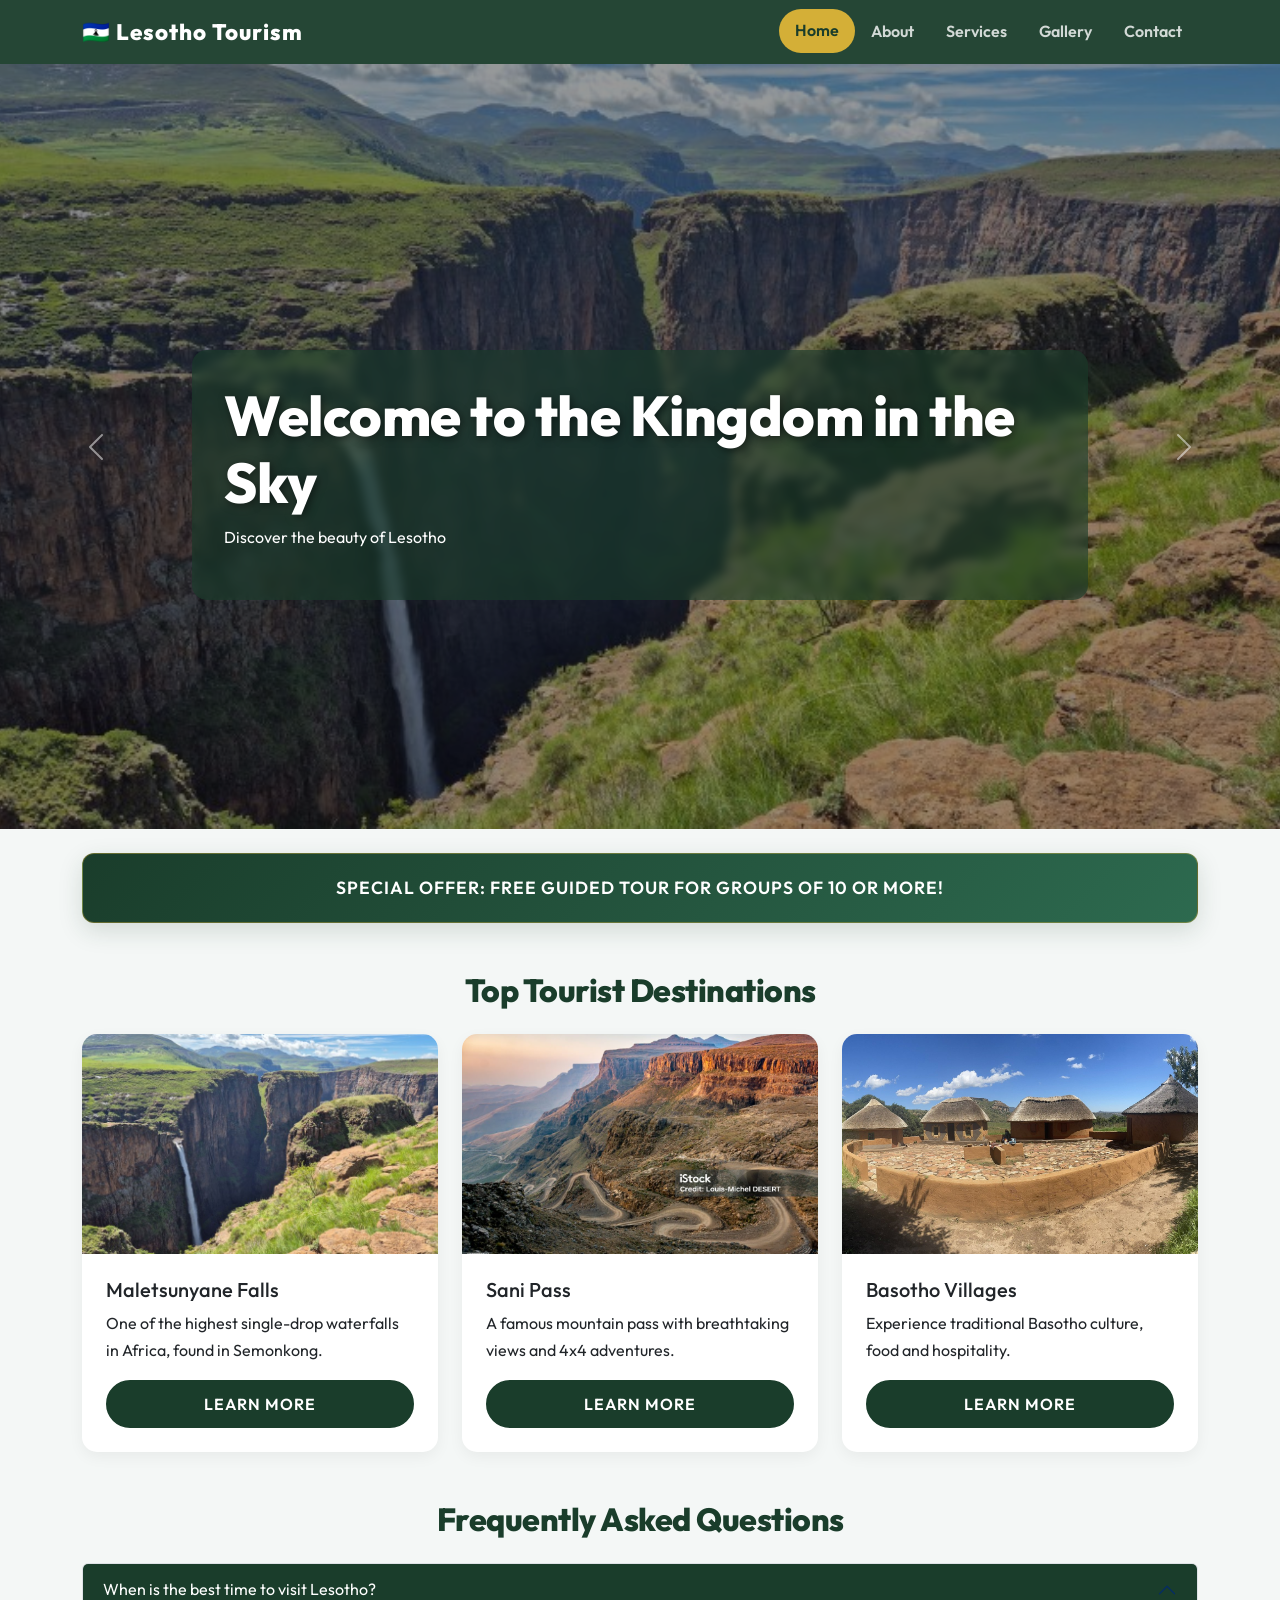
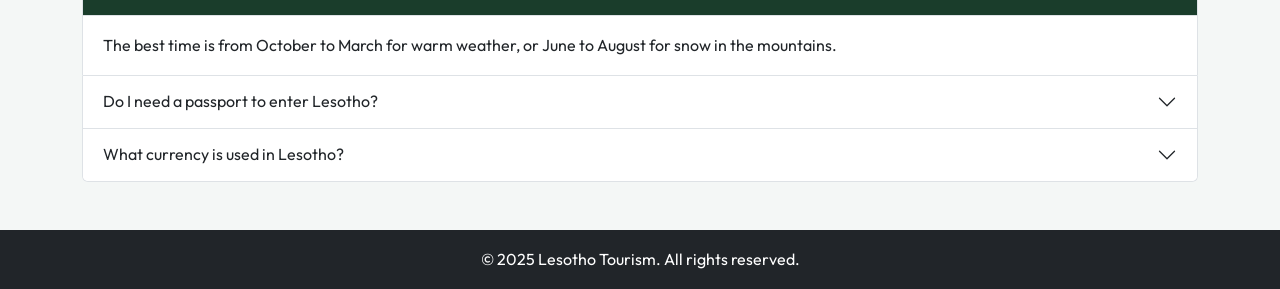
<file: index.html>
<!DOCTYPE html>
<html lang="en">
<head>
  <meta charset="UTF-8">
  <meta name="viewport" content="width=device-width, initial-scale=1.0">
  <title>Lesotho Tourism - Home</title>
  <link href="https://cdn.jsdelivr.net/npm/bootstrap@5.3.2/dist/css/bootstrap.min.css" rel="stylesheet">
  <link rel="stylesheet" href="css/style.css">
</head>
<body>

<!-- NAVBAR (Bootstrap Component 1) -->
<nav class="navbar navbar-expand-lg navbar-dark bg-dark">
  <div class="container">
    <a class="navbar-brand" href="index.html">🇱🇸 Lesotho Tourism</a>
    <button class="navbar-toggler" type="button" data-bs-toggle="collapse" data-bs-target="#navMenu">
      <span class="navbar-toggler-icon"></span>
    </button>
    <div class="collapse navbar-collapse" id="navMenu">
      <ul class="navbar-nav ms-auto">
        <li class="nav-item"><a class="nav-link active" href="index.html">Home</a></li>
        <li class="nav-item"><a class="nav-link" href="about.html">About</a></li>
        <li class="nav-item"><a class="nav-link" href="services.html">Services</a></li>
        <li class="nav-item"><a class="nav-link" href="gallery.html">Gallery</a></li>
        <li class="nav-item"><a class="nav-link" href="contact.html">Contact</a></li>
      </ul>
    </div>
  </div>
</nav>

<!-- CAROUSEL (Bootstrap Component 2) -->
<div id="heroCarousel" class="carousel slide" data-bs-ride="carousel">
  <div class="carousel-inner">
    <div class="carousel-item active">
      <img src="images/maletsunyane.jpg" class="d-block w-100 hero-img" alt="Maletsunyane Falls in Lesotho">
      <div class="carousel-caption">
        <h1>Welcome to the Kingdom in the Sky</h1>
        <p>Discover the beauty of Lesotho</p>
      </div>
    </div>
    <div class="carousel-item">
      <img src="images/sani.jpg" class="d-block w-100 hero-img" alt="Sani Pass mountains in Lesotho">
      <div class="carousel-caption">
        <h1>Adventure Awaits</h1>
        <p>Hike, ski and explore</p>
      </div>
    </div>
    <div class="carousel-item">
      <img src="images/village.jpg" class="d-block w-100 hero-img" alt="Traditional Basotho village">
      <div class="carousel-caption">
        <h1>Experience Basotho Culture</h1>
        <p>Meet the friendly people of Lesotho</p>
      </div>
    </div>
  </div>
  <button class="carousel-control-prev" type="button" data-bs-target="#heroCarousel" data-bs-slide="prev">
    <span class="carousel-control-prev-icon"></span>
  </button>
  <button class="carousel-control-next" type="button" data-bs-target="#heroCarousel" data-bs-slide="next">
    <span class="carousel-control-next-icon"></span>
  </button>
</div>

<!-- ALERT (Updated to Custom Alert) -->
<div class="container mt-4">
  <div class="custom-alert" role="alert">
     Special offer: Free guided tour for groups of 10 or more!
  </div>
</div>

<!-- CARDS (Bootstrap Component 4) -->
<section class="container my-5">
  <h2 class="section-title text-center mb-4">Top Tourist Destinations</h2>
  <div class="row g-4">
    <div class="col-md-4">
      <div class="card h-100 custom-card">
        <img src="images/maletsunyane.jpg" class="card-img-top" alt="Maletsunyane Falls">
        <div class="card-body">
          <h5 class="card-title">Maletsunyane Falls</h5>
          <p class="card-text">One of the highest single-drop waterfalls in Africa, found in Semonkong.</p>
          <a href="services.html" class="btn btn-primary">Learn More</a>
        </div>
      </div>
    </div>
    <div class="col-md-4">
      <div class="card h-100 custom-card">
        <img src="images/sani.jpg" class="card-img-top" alt="Sani Pass">
        <div class="card-body">
          <h5 class="card-title">Sani Pass</h5>
          <p class="card-text">A famous mountain pass with breathtaking views and 4x4 adventures.</p>
          <a href="services.html" class="btn btn-primary">Learn More</a>
        </div>
      </div>
    </div>
    <div class="col-md-4">
      <div class="card h-100 custom-card">
        <img src="images/village.jpg" class="card-img-top" alt="Basotho village">
        <div class="card-body">
          <h5 class="card-title">Basotho Villages</h5>
          <p class="card-text">Experience traditional Basotho culture, food and hospitality.</p>
          <a href="services.html" class="btn btn-primary">Learn More</a>
        </div>
      </div>
    </div>
  </div>
</section>

<!-- ACCORDION (Bootstrap Component 5) -->
<section class="container my-5">
  <h2 class="section-title text-center mb-4">Frequently Asked Questions</h2>
  <div class="accordion" id="faqAccordion">
    <div class="accordion-item">
      <h3 class="accordion-header">
        <button class="accordion-button" data-bs-toggle="collapse" data-bs-target="#faq1">
          When is the best time to visit Lesotho?
        </button>
      </h3>
      <div id="faq1" class="accordion-collapse collapse show" data-bs-parent="#faqAccordion">
        <div class="accordion-body">The best time is from October to March for warm weather, or June to August for snow in the mountains.</div>
      </div>
    </div>
    <div class="accordion-item">
      <h3 class="accordion-header">
        <button class="accordion-button collapsed" data-bs-toggle="collapse" data-bs-target="#faq2">
          Do I need a passport to enter Lesotho?
        </button>
      </h3>
      <div id="faq2" class="accordion-collapse collapse" data-bs-parent="#faqAccordion">
        <div class="accordion-body">Yes, all visitors need a valid passport. Some countries may need a visa.</div>
      </div>
    </div>
    <div class="accordion-item">
      <h3 class="accordion-header">
        <button class="accordion-button collapsed" data-bs-toggle="collapse" data-bs-target="#faq3">
          What currency is used in Lesotho?
        </button>
      </h3>
      <div id="faq3" class="accordion-collapse collapse" data-bs-parent="#faqAccordion">
        <div class="accordion-body">The Loti (LSL) is used, and South African Rand (ZAR) is also accepted everywhere.</div>
      </div>
    </div>
  </div>
</section>

<!-- FOOTER -->
<footer class="bg-dark text-white text-center py-3 mt-5">
  <p class="mb-0">&copy; 2025 Lesotho Tourism. All rights reserved.</p>
</footer>

<script src="https://cdn.jsdelivr.net/npm/bootstrap@5.3.2/dist/js/bootstrap.bundle.min.js"></script>
<script src="js/script.js"></script>
</body>
</html>
</file>
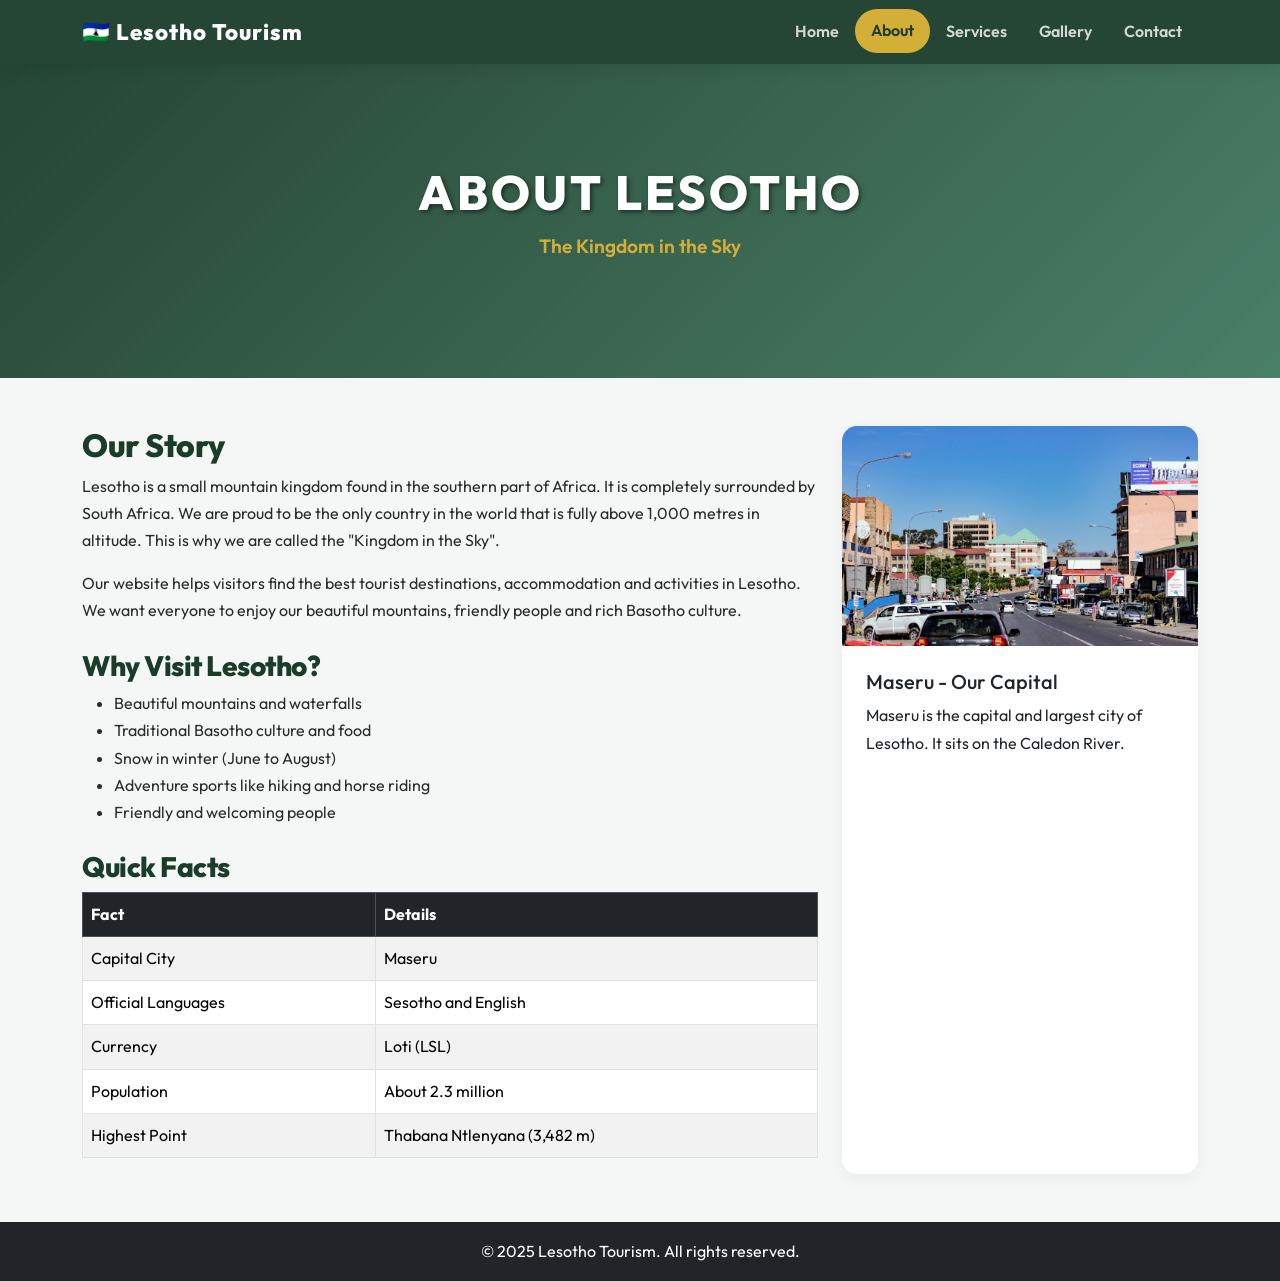
<file: about.html>
<!DOCTYPE html>
<html lang="en">
<head>
  <meta charset="UTF-8">
  <meta name="viewport" content="width=device-width, initial-scale=1.0">
  <title>Lesotho Tourism - About</title>
  <link href="https://cdn.jsdelivr.net/npm/bootstrap@5.3.2/dist/css/bootstrap.min.css" rel="stylesheet">
  <link rel="stylesheet" href="css/style.css">
</head>
<body>

<nav class="navbar navbar-expand-lg navbar-dark bg-dark">
  <div class="container">
    <a class="navbar-brand" href="index.html">🇱🇸 Lesotho Tourism</a>
    <button class="navbar-toggler" type="button" data-bs-toggle="collapse" data-bs-target="#navMenu">
      <span class="navbar-toggler-icon"></span>
    </button>
    <div class="collapse navbar-collapse" id="navMenu">
      <ul class="navbar-nav ms-auto">
        <li class="nav-item"><a class="nav-link" href="index.html">Home</a></li>
        <li class="nav-item"><a class="nav-link active" href="about.html">About</a></li>
        <li class="nav-item"><a class="nav-link" href="services.html">Services</a></li>
        <li class="nav-item"><a class="nav-link" href="gallery.html">Gallery</a></li>
        <li class="nav-item"><a class="nav-link" href="contact.html">Contact</a></li>
      </ul>
    </div>
  </div>
</nav>

<!-- PAGE HEADER -->
<header class="page-header text-center text-white">
  <div class="container">
    <h1>About Lesotho</h1>
    <p>The Kingdom in the Sky</p>
  </div>
</header>

<!-- MAIN CONTENT -->
<main class="container my-5">
  <div class="row">
    <div class="col-lg-8">
      <h2 class="section-title">Our Story</h2>
      <p>
        Lesotho is a small mountain kingdom found in the southern part of Africa. It is
        completely surrounded by South Africa. We are proud to be the only country in the
        world that is fully above 1,000 metres in altitude. This is why we are called the
        "Kingdom in the Sky".
      </p>
      <p>
        Our website helps visitors find the best tourist destinations, accommodation and
        activities in Lesotho. We want everyone to enjoy our beautiful mountains, friendly
        people and rich Basotho culture.
      </p>

      <h3 class="mt-4">Why Visit Lesotho?</h3>
      <ul>
        <li>Beautiful mountains and waterfalls</li>
        <li>Traditional Basotho culture and food</li>
        <li>Snow in winter (June to August)</li>
        <li>Adventure sports like hiking and horse riding</li>
        <li>Friendly and welcoming people</li>
      </ul>

      <!-- TABLE -->
      <h3 class="mt-4">Quick Facts</h3>
      <table class="table table-bordered table-striped">
        <thead class="table-dark">
          <tr>
            <th>Fact</th>
            <th>Details</th>
          </tr>
        </thead>
        <tbody>
          <tr><td>Capital City</td><td>Maseru</td></tr>
          <tr><td>Official Languages</td><td>Sesotho and English</td></tr>
          <tr><td>Currency</td><td>Loti (LSL)</td></tr>
          <tr><td>Population</td><td>About 2.3 million</td></tr>
          <tr><td>Highest Point</td><td>Thabana Ntlenyana (3,482 m)</td></tr>
        </tbody>
      </table>
    </div>

    <aside class="col-lg-4">
      <div class="card custom-card">
        <img src="images/maseru.jpg" class="card-img-top" alt="Maseru city in Lesotho">
        <div class="card-body">
          <h5 class="card-title">Maseru - Our Capital</h5>
          <p class="card-text">Maseru is the capital and largest city of Lesotho. It sits on the Caledon River.</p>
        </div>
      </div>
    </aside>
  </div>
</main>

<footer class="bg-dark text-white text-center py-3 mt-5">
  <p class="mb-0">&copy; 2025 Lesotho Tourism. All rights reserved.</p>
</footer>

<script src="https://cdn.jsdelivr.net/npm/bootstrap@5.3.2/dist/js/bootstrap.bundle.min.js"></script>
<script src="js/script.js"></script>
</body>
</html>
</file>
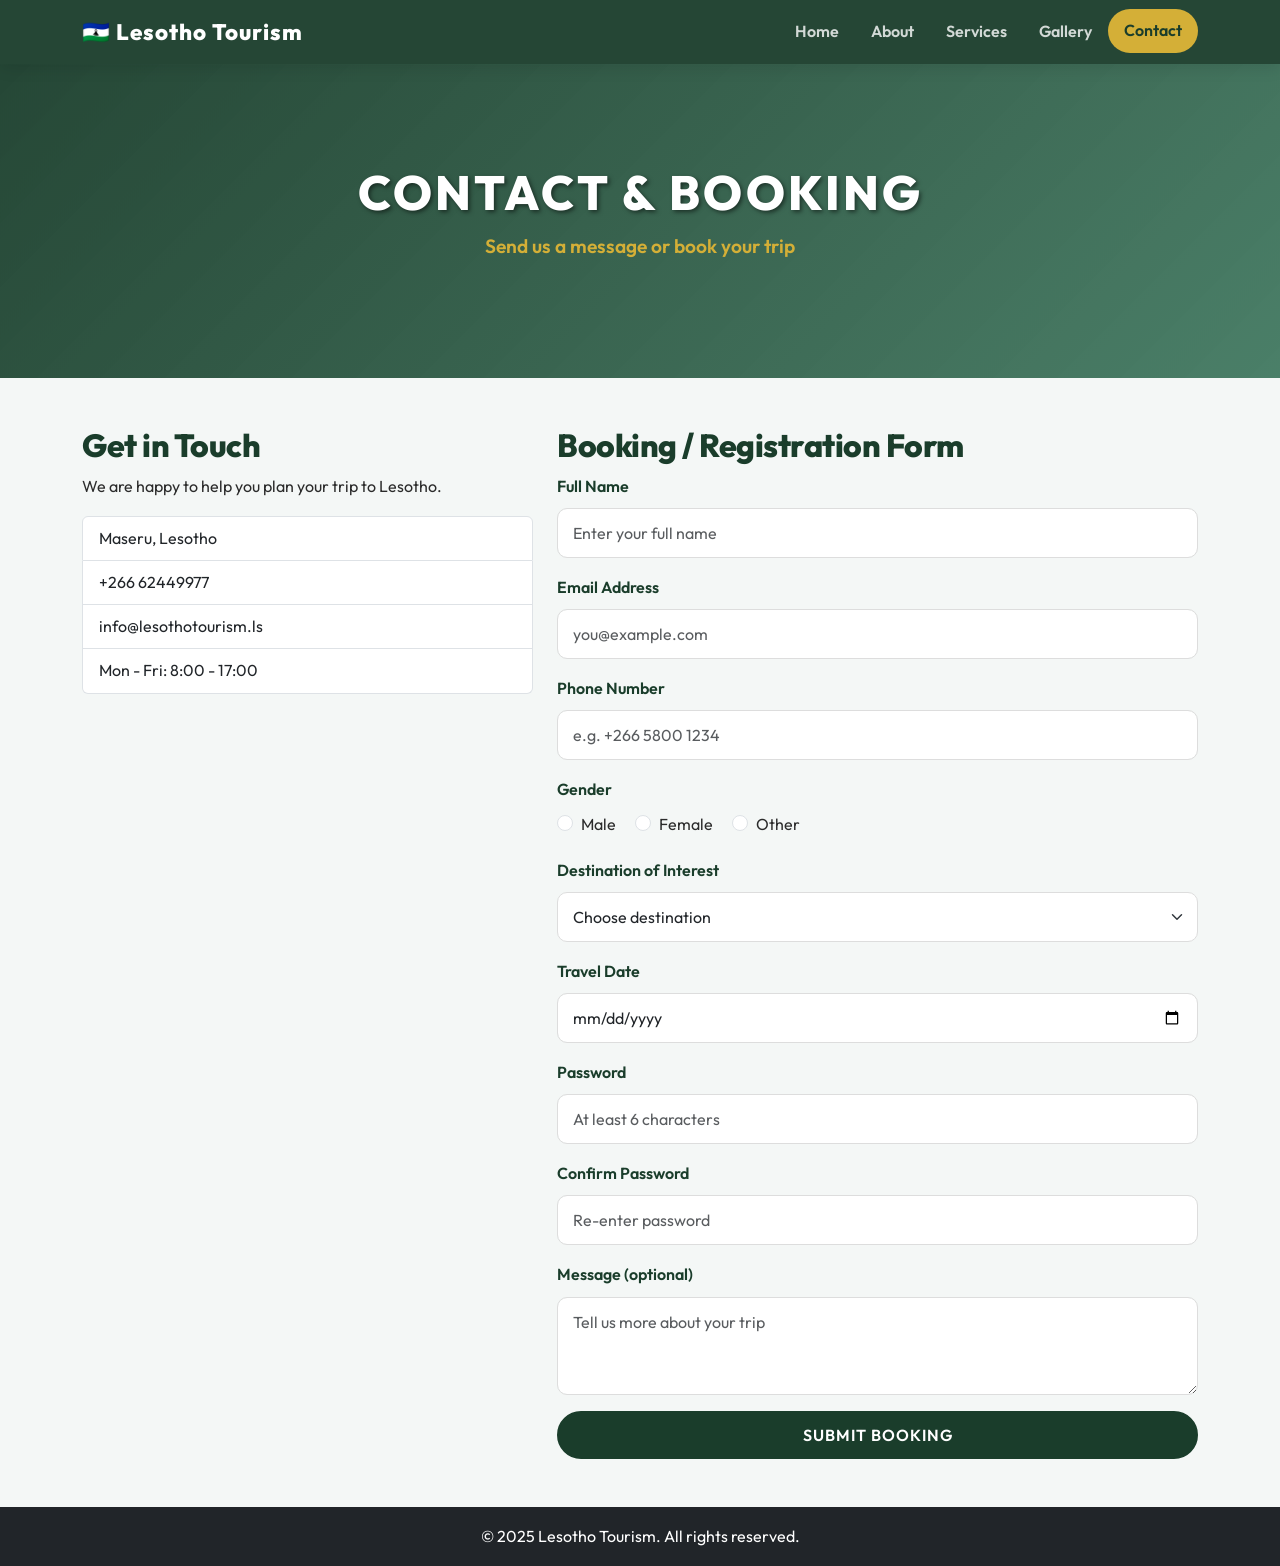
<file: contact.html>
<!DOCTYPE html>
<html lang="en">
<head>
  <meta charset="UTF-8">
  <meta name="viewport" content="width=device-width, initial-scale=1.0">
  <title>Lesotho Tourism - Contact</title>
  <link href="https://cdn.jsdelivr.net/npm/bootstrap@5.3.2/dist/css/bootstrap.min.css" rel="stylesheet">
  <link rel="stylesheet" href="css/style.css">
</head>
<body>

<nav class="navbar navbar-expand-lg navbar-dark bg-dark">
  <div class="container">
    <a class="navbar-brand" href="index.html">🇱🇸 Lesotho Tourism</a>
    <button class="navbar-toggler" type="button" data-bs-toggle="collapse" data-bs-target="#navMenu">
      <span class="navbar-toggler-icon"></span>
    </button>
    <div class="collapse navbar-collapse" id="navMenu">
      <ul class="navbar-nav ms-auto">
        <li class="nav-item"><a class="nav-link" href="index.html">Home</a></li>
        <li class="nav-item"><a class="nav-link" href="about.html">About</a></li>
        <li class="nav-item"><a class="nav-link" href="services.html">Services</a></li>
        <li class="nav-item"><a class="nav-link" href="gallery.html">Gallery</a></li>
        <li class="nav-item"><a class="nav-link active" href="contact.html">Contact</a></li>
      </ul>
    </div>
  </div>
</nav>

<header class="page-header text-center text-white">
  <div class="container">
    <h1>Contact & Booking</h1>
    <p>Send us a message or book your trip</p>
  </div>
</header>

<main class="container my-5">
  <div class="row">
    <!-- CONTACT INFO -->
    <div class="col-lg-5 mb-4">
      <h2 class="section-title">Get in Touch</h2>
      <p>We are happy to help you plan your trip to Lesotho.</p>
      <ul class="list-group">
        <li class="list-group-item"> Maseru, Lesotho</li>
        <li class="list-group-item"> +266 62449977</li>
        <li class="list-group-item"> info@lesothotourism.ls</li>
        <li class="list-group-item"> Mon - Fri: 8:00 - 17:00</li>
      </ul>
    </div>

    <!-- FORM -->
    <div class="col-lg-7">
      <h2 class="section-title">Booking / Registration Form</h2>

      <!-- Success message (hidden by default) -->
      <div id="successMessage" class="alert alert-success d-none" role="alert">
         Thank you! Your form was submitted successfully.
      </div>

      <form id="bookingForm" novalidate>
        <!-- Full Name -->
        <div class="mb-3">
          <label for="fullName" class="form-label">Full Name</label>
          <input type="text" class="form-control" id="fullName" placeholder="Enter your full name" required>
          <small class="text-danger" id="nameError"></small>
        </div>

        <!-- Email -->
        <div class="mb-3">
          <label for="email" class="form-label">Email Address</label>
          <input type="email" class="form-control" id="email" placeholder="you@example.com" required>
          <small class="text-danger" id="emailError"></small>
        </div>

        <!-- Phone -->
        <div class="mb-3">
          <label for="phone" class="form-label">Phone Number</label>
          <input type="tel" class="form-control" id="phone" placeholder="e.g. +266 5800 1234" required>
          <small class="text-danger" id="phoneError"></small>
        </div>

        <!-- Gender -->
        <div class="mb-3">
          <label class="form-label d-block">Gender</label>
          <div class="form-check form-check-inline">
            <input class="form-check-input" type="radio" name="gender" id="male" value="male" required>
            <label class="form-check-label" for="male">Male</label>
          </div>
          <div class="form-check form-check-inline">
            <input class="form-check-input" type="radio" name="gender" id="female" value="female">
            <label class="form-check-label" for="female">Female</label>
          </div>
          <div class="form-check form-check-inline">
            <input class="form-check-input" type="radio" name="gender" id="other" value="other">
            <label class="form-check-label" for="other">Other</label>
          </div>
          <small class="text-danger d-block" id="genderError"></small>
        </div>

        <!-- Destination dropdown (Bootstrap Component 9) -->
        <div class="mb-3">
          <label for="destination" class="form-label">Destination of Interest</label>
          <select class="form-select" id="destination" required>
            <option value="">Choose destination</option>
            <option value="maletsunyane">Maletsunyane Falls</option>
            <option value="sani">Sani Pass</option>
            <option value="katse">Katse Dam</option>
            <option value="maseru">Maseru City</option>
          </select>
          <small class="text-danger" id="destinationError"></small>
        </div>

        <!-- Date -->
        <div class="mb-3">
          <label for="travelDate" class="form-label">Travel Date</label>
          <input type="date" class="form-control" id="travelDate" required>
          <small class="text-danger" id="dateError"></small>
        </div>

        <!-- Password -->
        <div class="mb-3">
          <label for="password" class="form-label">Password</label>
          <input type="password" class="form-control" id="password" placeholder="At least 6 characters" required>
          <small class="text-danger" id="passwordError"></small>
        </div>

        <!-- Confirm Password -->
        <div class="mb-3">
          <label for="confirmPassword" class="form-label">Confirm Password</label>
          <input type="password" class="form-control" id="confirmPassword" placeholder="Re-enter password" required>
          <small class="text-danger" id="confirmError"></small>
        </div>

        <!-- Message -->
        <div class="mb-3">
          <label for="message" class="form-label">Message (optional)</label>
          <textarea class="form-control" id="message" rows="3" placeholder="Tell us more about your trip"></textarea>
        </div>

        <button type="submit" class="btn btn-primary w-100">Submit Booking</button>
      </form>
    </div>
  </div>
</main>

<footer class="bg-dark text-white text-center py-3 mt-5">
  <p class="mb-0">&copy; 2025 Lesotho Tourism. All rights reserved.</p>
</footer>

<script src="https://cdn.jsdelivr.net/npm/bootstrap@5.3.2/dist/js/bootstrap.bundle.min.js"></script>
<script src="js/script.js"></script>
</body>
</html>
</file>
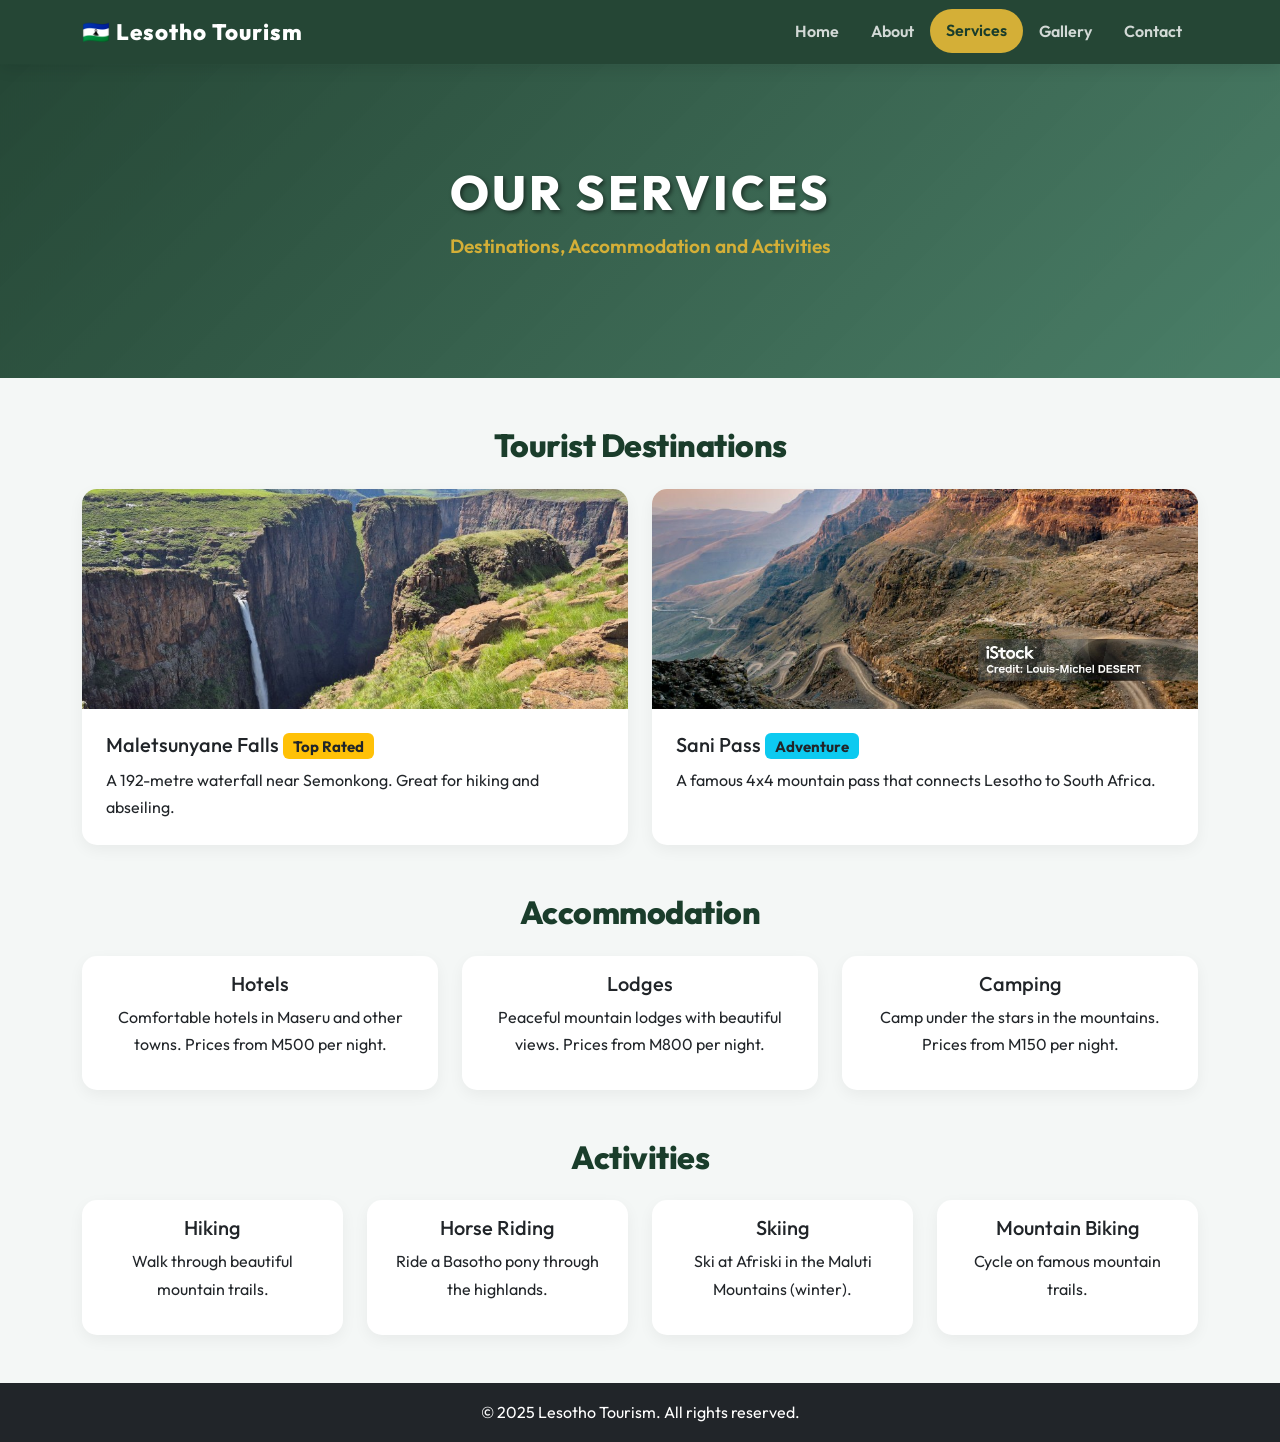
<file: services.html>
<!DOCTYPE html>
<html lang="en">
<head>
  <meta charset="UTF-8">
  <meta name="viewport" content="width=device-width, initial-scale=1.0">
  <title>Lesotho Tourism - Services</title>
  <link href="https://cdn.jsdelivr.net/npm/bootstrap@5.3.2/dist/css/bootstrap.min.css" rel="stylesheet">
  <link rel="stylesheet" href="css/style.css">
</head>
<body>

<nav class="navbar navbar-expand-lg navbar-dark bg-dark">
  <div class="container">
    <a class="navbar-brand" href="index.html">🇱🇸 Lesotho Tourism</a>
    <button class="navbar-toggler" type="button" data-bs-toggle="collapse" data-bs-target="#navMenu">
      <span class="navbar-toggler-icon"></span>
    </button>
    <div class="collapse navbar-collapse" id="navMenu">
      <ul class="navbar-nav ms-auto">
        <li class="nav-item"><a class="nav-link" href="index.html">Home</a></li>
        <li class="nav-item"><a class="nav-link" href="about.html">About</a></li>
        <li class="nav-item"><a class="nav-link active" href="services.html">Services</a></li>
        <li class="nav-item"><a class="nav-link" href="gallery.html">Gallery</a></li>
        <li class="nav-item"><a class="nav-link" href="contact.html">Contact</a></li>
      </ul>
    </div>
  </div>
</nav>

<header class="page-header text-center text-white">
  <div class="container">
    <h1>Our Services</h1>
    <p>Destinations, Accommodation and Activities</p>
  </div>
</header>

<main class="container my-5">
  <h2 class="section-title text-center mb-4">Tourist Destinations</h2>

  <!-- BADGE (Bootstrap Component 6) -->
  <div class="row g-4">
    <div class="col-md-6">
      <div class="card custom-card h-100">
        <img src="images/maletsunyane.jpg" class="card-img-top" alt="Maletsunyane Falls">
        <div class="card-body">
          <h5 class="card-title">Maletsunyane Falls <span class="badge bg-warning text-dark">Top Rated</span></h5>
          <p class="card-text">A 192-metre waterfall near Semonkong. Great for hiking and abseiling.</p>
        </div>
      </div>
    </div>
    <div class="col-md-6">
      <div class="card custom-card h-100">
        <img src="images/sani.jpg" class="card-img-top" alt="Sani Pass">
        <div class="card-body">
          <h5 class="card-title">Sani Pass <span class="badge bg-info text-dark">Adventure</span></h5>
          <p class="card-text">A famous 4x4 mountain pass that connects Lesotho to South Africa.</p>
        </div>
      </div>
    </div>
  </div>

  <!-- ACCOMMODATION -->
  <h2 class="section-title text-center mt-5 mb-4">Accommodation</h2>
  <div class="row g-4">
    <div class="col-md-4">
      <div class="card custom-card text-center p-3">
        <h5> Hotels</h5>
        <p>Comfortable hotels in Maseru and other towns. Prices from M500 per night.</p>
      </div>
    </div>
    <div class="col-md-4">
      <div class="card custom-card text-center p-3">
        <h5> Lodges</h5>
        <p>Peaceful mountain lodges with beautiful views. Prices from M800 per night.</p>
      </div>
    </div>
    <div class="col-md-4">
      <div class="card custom-card text-center p-3">
        <h5> Camping</h5>
        <p>Camp under the stars in the mountains. Prices from M150 per night.</p>
      </div>
    </div>
  </div>

  <!-- ACTIVITIES -->
  <h2 class="section-title text-center mt-5 mb-4">Activities</h2>
  <div class="row g-4">
    <div class="col-sm-6 col-lg-3">
      <div class="card custom-card text-center p-3">
        <h5> Hiking</h5>
        <p>Walk through beautiful mountain trails.</p>
      </div>
    </div>
    <div class="col-sm-6 col-lg-3">
      <div class="card custom-card text-center p-3">
        <h5> Horse Riding</h5>
        <p>Ride a Basotho pony through the highlands.</p>
      </div>
    </div>
    <div class="col-sm-6 col-lg-3">
      <div class="card custom-card text-center p-3">
        <h5> Skiing</h5>
        <p>Ski at Afriski in the Maluti Mountains (winter).</p>
      </div>
    </div>
    <div class="col-sm-6 col-lg-3">
      <div class="card custom-card text-center p-3">
        <h5> Mountain Biking</h5>
        <p>Cycle on famous mountain trails.</p>
      </div>
    </div>
  </div>
</main>

<footer class="bg-dark text-white text-center py-3 mt-5">
  <p class="mb-0">&copy; 2025 Lesotho Tourism. All rights reserved.</p>
</footer>

<script src="https://cdn.jsdelivr.net/npm/bootstrap@5.3.2/dist/js/bootstrap.bundle.min.js"></script>
<script src="js/script.js"></script>
</body>
</html>
</file>
<file: css/style.css>
/* ===== GOOGLE FONTS & CSS VARIABLES ===== */
@import url('https://fonts.googleapis.com/css2?family=Outfit:wght@300;400;600;800&display=swap');

:root {
  --primary-color: #1a3d2b; /* Deep Forest Green */
  --accent-color: #d4af37;  /* NEW COLOR: Premium Warm Gold / Sand */
  --text-dark: #2b2b2b;
  --text-light: #f8f9fa;
  --card-bg: #ffffff;
}

/* ===== GENERAL STYLES & TYPOGRAPHY ===== */
* {
  box-sizing: border-box;
}

body {
  font-family: 'Outfit', sans-serif;
  color: var(--text-dark);
  background-color: #f4f7f6;
  line-height: 1.7;
  overflow-x: hidden;
}

h1, h2, h3, h4 {
  font-weight: 800;
  color: var(--primary-color);
  letter-spacing: -0.5px;
}

/* ===== NAVBAR CUSTOMIZATION ===== */
.navbar {
  background-color: rgba(26, 61, 43, 0.95) !important;
  backdrop-filter: blur(10px);
  box-shadow: 0 4px 15px rgba(0,0,0,0.1);
  transition: all 0.3s ease;
}

.navbar-brand {
  font-weight: 800;
  font-size: 1.4rem;
  letter-spacing: 1px;
  color: #fff !important;
}

/* --- Nav links: gold pill highlight instead of underline --- */
.navbar .nav-link {
  font-weight: 600;
  color: rgba(255,255,255,0.8) !important;
  position: relative;
  z-index: 1;
  padding: 0.5rem 1rem !important;
  border-radius: 30px;
  transition: color 0.3s ease, transform 0.3s ease;
}

/* The gold pill that grows in behind the text */
.navbar .nav-link::before {
  content: '';
  position: absolute;
  inset: 0;
  background: var(--accent-color);
  border-radius: 30px;
  transform: scale(0.6);
  opacity: 0;
  z-index: -1;
  transition: transform 0.35s cubic-bezier(0.175, 0.885, 0.32, 1.275),
              opacity 0.35s ease;
}

.navbar .nav-link:hover,
.navbar .nav-link.active {
  color: var(--primary-color) !important;
  transform: translateY(-1px);
}

.navbar .nav-link:hover::before,
.navbar .nav-link.active::before {
  transform: scale(1);
  opacity: 1;
}

/* ===== HERO / CAROUSEL ===== */
.hero-img {
  height: 85vh;
  object-fit: cover;
  filter: brightness(0.6);
}

.carousel-caption {
  bottom: 30%;
  text-align: left;
  padding: 2rem;
  background: rgba(26, 61, 43, 0.6);
  backdrop-filter: blur(5px);
  border-radius: 15px;
  animation: slideInLeft 1s ease-out;
}

.carousel-caption h1 {
  color: #fff;
  font-size: 3.5rem;
  font-weight: 800;
  text-shadow: 2px 2px 8px rgba(0,0,0,0.5);
}

/* ===== PAGE HEADERS ===== */
.page-header {
  background: linear-gradient(135deg, rgba(26, 61, 43, 0.95), rgba(45, 106, 79, 0.85)), 
              url('https://images.unsplash.com/photo-1549419138-6b1a7e8d7e89?q=80&w=2000&auto=format&fit=crop');
  background-size: cover;
  background-position: center;
  padding: 100px 0;
  text-align: center;
}

.page-header h1 {
  color: #fff;
  font-size: 3rem;
  text-transform: uppercase;
  letter-spacing: 3px;
  text-shadow: 2px 2px 4px rgba(0,0,0,0.5);
}

.page-header p {
  color: var(--accent-color); /* Now Gold */
  font-size: 1.2rem;
  font-weight: 600;
}

/* ===== CARDS (Flexbox & Box Model) ===== */
.custom-card {
  background-color: var(--card-bg);
  border: none;
  border-radius: 15px;
  overflow: hidden;
  box-shadow: 0 5px 15px rgba(0,0,0,0.05);
  transition: all 0.4s cubic-bezier(0.175, 0.885, 0.32, 1.275);
  display: flex;
  flex-direction: column;
  height: 100%;
}

.custom-card:hover {
  transform: translateY(-10px) scale(1.02);
  box-shadow: 0 15px 30px rgba(0,0,0,0.15);
}

.custom-card img {
  height: 220px;
  object-fit: cover;
  transition: transform 0.5s ease;
}

.custom-card:hover img {
  transform: scale(1.1);
}

.custom-card .card-body {
  padding: 1.5rem;
  display: flex;
  flex-direction: column;
  flex-grow: 1;
}

/* ===== BUTTONS (Transitions & Hover) ===== */
.btn-primary {
  background-color: var(--primary-color);
  border: 2px solid var(--primary-color);
  color: #fff;
  font-weight: 600;
  padding: 10px 25px;
  border-radius: 30px;
  transition: all 0.3s ease;
  text-transform: uppercase;
  letter-spacing: 1px;
}

.btn-primary:hover {
  background-color: transparent;
  color: var(--primary-color);
  box-shadow: 0 5px 15px rgba(26, 61, 43, 0.3);
}

.btn-outline-custom {
  border: 2px solid var(--primary-color);
  color: var(--primary-color);
  font-weight: 600;
  border-radius: 30px;
  transition: all 0.3s ease;
}

.btn-outline-custom:hover {
  background-color: var(--primary-color);
  color: #fff;
}

/* ===== GALLERY (CSS Grid & Hover) ===== */
.gallery-img {
  width: 100%;
  height: 250px;
  object-fit: cover;
  border-radius: 12px;
  cursor: pointer;
  transition: all 0.4s ease;
  box-shadow: 0 4px 10px rgba(0,0,0,0.1);
}

.gallery-img:hover {
  transform: scale(1.05);
  box-shadow: 0 10px 25px rgba(26, 61, 43, 0.3);
  filter: brightness(1.1);
}

/* ===== FORMS (Custom Styling) ===== */
.form-control, .form-select {
  border-radius: 10px;
  border: 1px solid #ddd;
  padding: 12px 15px;
  transition: all 0.3s ease;
}

.form-control:focus,
.form-select:focus {
  border-color: var(--primary-color);
  box-shadow: 0 0 0 0.25rem rgba(26, 61, 43, 0.25);
  background-color: #fff;
}

.form-label {
  font-weight: 600;
  color: var(--primary-color);
}

/* ===== ACCORDION (Custom) ===== */
.accordion-button:not(.collapsed) {
  background-color: var(--primary-color);
  color: #fff;
}

.accordion-button:focus {
  box-shadow: none;
  border-color: var(--primary-color);
}

/* ===== ANIMATIONS ===== */
@keyframes slideInLeft {
  from {
    opacity: 0;
    transform: translateX(-50px);
  }
  to {
    opacity: 1;
    transform: translateX(0);
  }
}

/* ===== RESPONSIVE DESIGN (Media Queries) ===== */
@media (max-width: 768px) {
  .hero-img {
    height: 60vh;
  }
  
  .carousel-caption {
    bottom: 10%;
    padding: 1rem;
  }

  .carousel-caption h1 {
    font-size: 2rem;
  }
  
  .page-header {
    padding: 60px 0;
  }
  
  .page-header h1 {
    font-size: 2rem;
  }

  .gallery-img {
    height: 200px;
  }
}

/* ===== SPECIAL OFFER BANNER (WOW EFFECT) ===== */
.custom-alert {
  background: linear-gradient(135deg, #1a3d2b, #2d6a4f); /* Deep green gradient */
  color: #ffffff;
  border: 1px solid rgba(212, 175, 55, 0.4); /* Subtle Gold border all around */
  border-left: 1px solid rgba(212, 175, 55, 0.4); /* Forces the left side to match */
  border-radius: 12px;
  padding: 1.2rem 2rem;
  font-family: 'Outfit', sans-serif;
  font-size: 1.1rem;
  font-weight: 600;
  letter-spacing: 1px;
  text-transform: uppercase;
  box-shadow: 0 8px 25px rgba(26, 61, 43, 0.15); /* Soft shadow */
  transition: all 0.4s ease;
  display: flex;
  align-items: center;
  justify-content: center;
}

/* The "Wow" hover effect */
.custom-alert:hover {
  transform: translateY(-3px) scale(1.01);
  box-shadow: 0 12px 30px rgba(26, 61, 43, 0.25);
  border-color: #d4af37;
  color: #d4af37; /* Text turns gold on hover */
}
</file>
